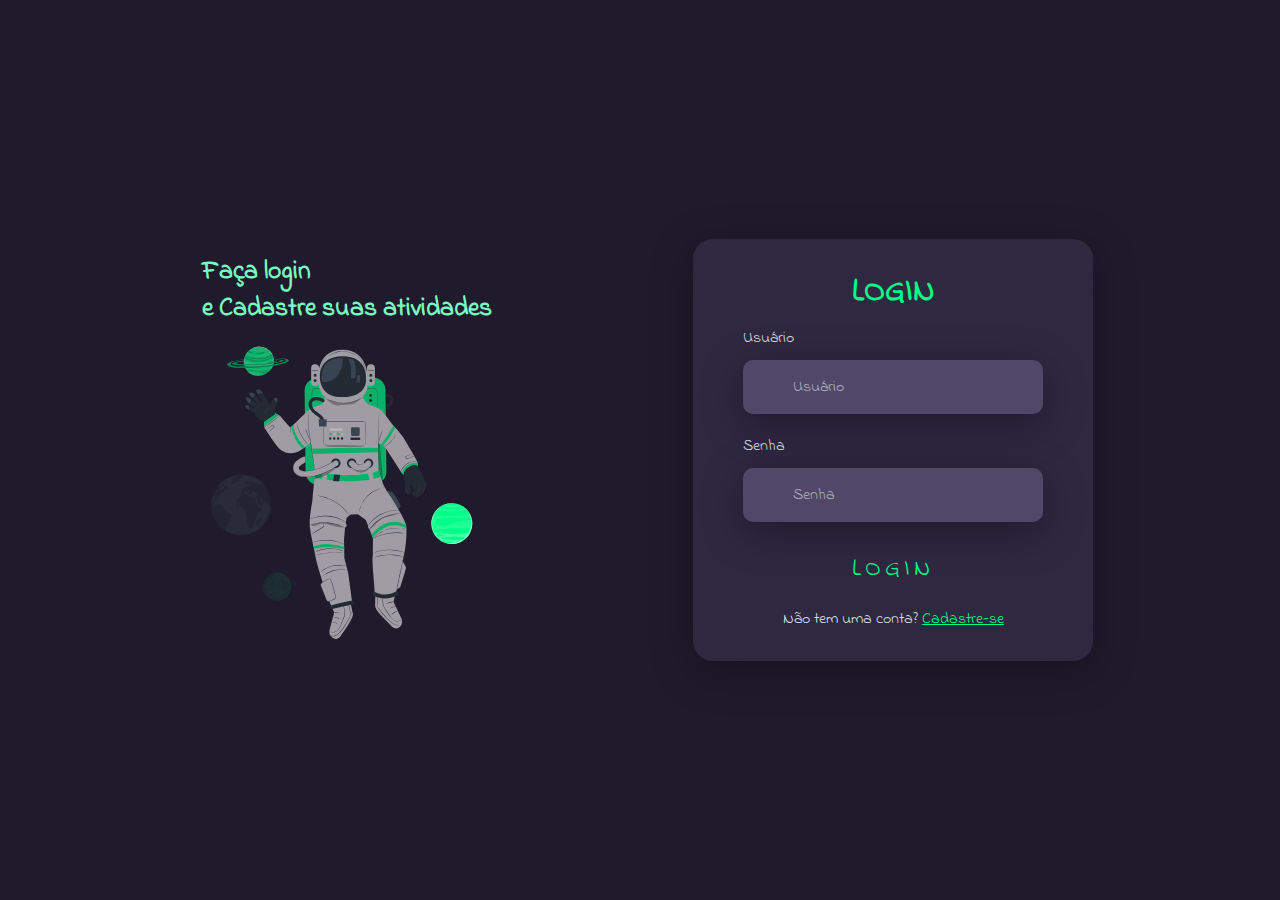
<file: index.html>
<!DOCTYPE html>
<html lang="pt-br">
<head>
    <meta charset="UTF-8">
    <meta http-equiv="X-UA-Compatible" content="IE=edge">
    <meta name="viewport" content="width=device-width, initial-scale=1.0">
    <title>Tela de login</title>
    <link rel="stylesheet" href="src/CSS/login/login.css">

    <link rel="preconnect" href="https://fonts.googleapis.com">
    
</head>
<body>

    <div class="main-login">

        <div class="left-login">

            <h1>Faça login <br> e Cadastre suas atividades</h1>

            <img src="src/IMG/astronaut-suit-animate.svg" class="left-loin-image" alt="astronauta">

            

        </div>
        <div class="right-login">

            <div class="card-login">

                <h1>LOGIN</h1>

                <div id="msgError"></div>

                <div class="textfield">

                    <label id="labelUser" for="usuario">Usuário</label>
                    <input type="email" name="usuario" id="usuario" placeholder="Usuário">

                </div>
                <div class="textfield">

                    <label id="labelSenha" for="senha">Senha</label>
                    <input type="password" name="senha" id="senha" placeholder="Senha">

                </div>

                <a href="#" class="botao-neon"onclick="login()">

                    <span></span>
                    <span></span>
                    <span></span>
                    <span></span>
                    Login
                    
                </a>

                <p class="cadastro">Não tem uma conta? <a href="cadastro.html">Cadastre-se</a></p>

            </div>

        </div>

        

    </div>
    
    <script src="JS/login/login.js"></script>

</body>
</html>
</file>
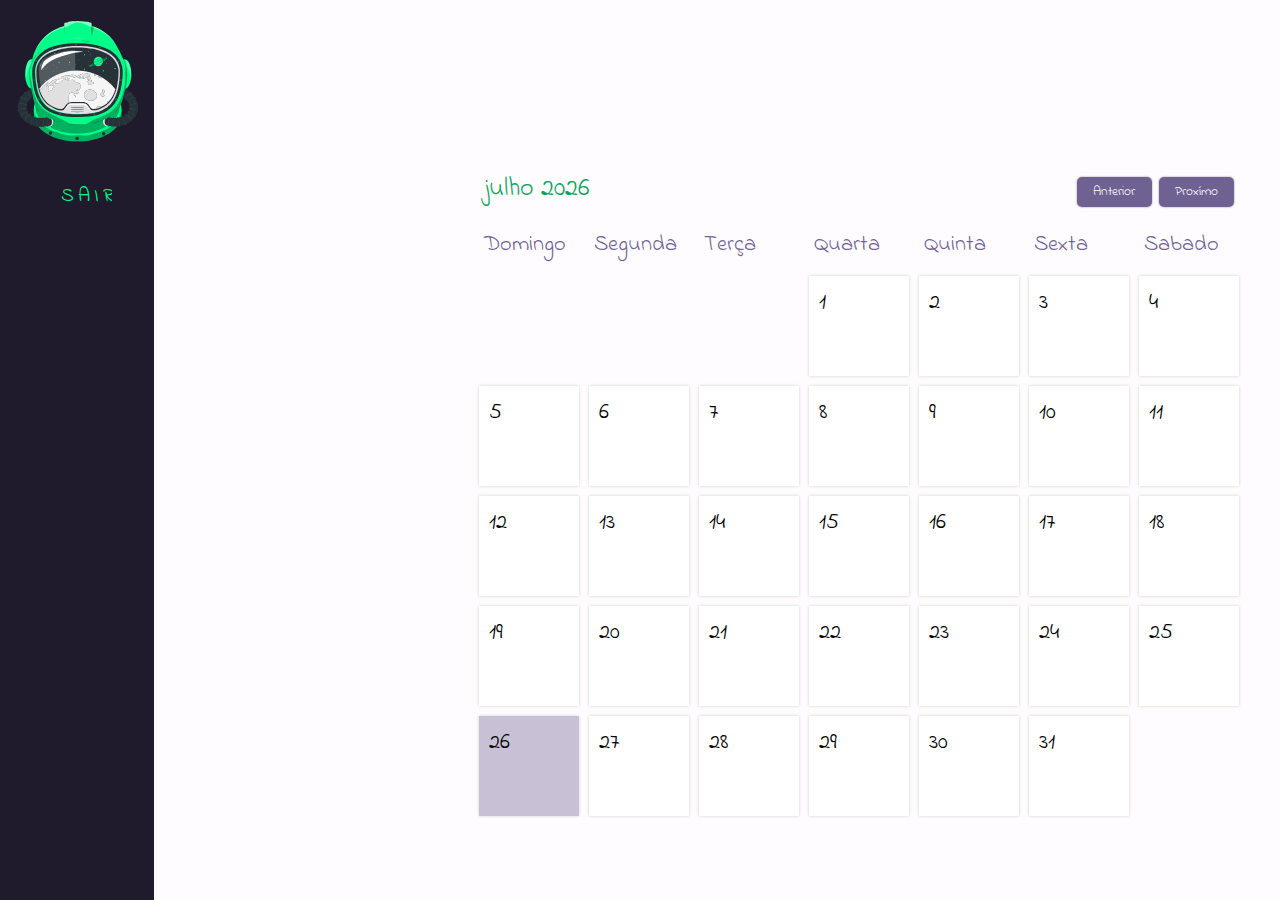
<file: atividades.html>
<!DOCTYPE html>
<html lang="pt-br">
<head>
    <meta charset="UTF-8">
    <meta http-equiv="X-UA-Compatible" content="IE=edge">
    <meta name="viewport" content="width=device-width, initial-scale=1.0">
    <title>Atividades</title>

    <link rel="stylesheet" href="src/CSS/atividades/atividades.css">
    <link rel="stylesheet" href="src/CSS/atividades/calendario.css">
    <link rel="stylesheet" href="src/CSS/atividades/relogio.css">
</head>
<body>

    <div class="container">

        <header id="cabecalho">

            <img src="src/IMG/astronaut-helmet-animate.svg" alt="capacete astronauta">
    
            <h1 id="logado" class="informacao-usuario"></h1>
    
            <a href="#" class="botao-neon"onclick="sair()">
    
                <span></span>
                <span></span>
                <span></span>
                <span></span>
                Sair
                
            </a>
    
        </header>
        
        <div id="container">

            <div id="header">

              <div id="monthDisplay"></div>

              <div>

                <button id="backButton">Anterior</button>

                <button id="nextButton">Proxímo</button>

              </div>

            </div>
      
            <div id="weekdays">

              <div>Domingo</div>

              <div>Segunda</div>

              <div>Terça</div>

              <div>Quarta</div>

              <div>Quinta</div>

              <div>Sexta</div>

              <div>Sabado</div>

            </div>
      
            <div id="calendar"></div>

        </div>
      
          <div id="newEventModal">

            <h2>Novo evento</h2>
      
            <input id="eventTitleInput" placeholder="Titulo do evento" />
      
            <button id="saveButton">Salvar</button>

            <button id="cancelButton">Cancelar</button>

          </div>
      
          <div id="deleteEventModal">

            <h2>Evento</h2>
      
            <p id="eventText"></p>
      
            <button id="deleteButton">Deletar</button>

            <button id="closeButton">Fechar</button>

          </div>
      
          <div id="modalBackDrop"></div>

          <div id="clock">

            <div id="time">

              <div><span id="hour">00</span><span>Horas</span></div>

              <div><span id="minutes">00</span><span>Minutos</span></div>

              <div><span id="seconds">00</span><span>Segundos</span></div>

            </div>

          </div>

    </div>

    
    
    <script src="JS/atividade.js/atividades.js"></script>
    <script src="JS/atividade.js/calendario.js"></script>
    <script src="JS/atividade.js/relogio.js"></script>
</body>
</html>
</file>
<file: src/CSS/login/login.css>
@import url('https://fonts.googleapis.com/css2?family=Indie+Flower&display=swap');


*{

    margin: 0;

    font-family: 'Indie Flower', cursive;


}

body{

    background-color: #201b2c;

}

.main-login{

    width: 100vw;

    height: 100vh;

    display: flex;

    justify-content: space-evenly;

    align-items: center;

    

}

.left-login{

    width: 25vw;

    height: 100vh;

    display: flex;

    justify-content: center;

    align-items: center;

    flex-direction: column;

    

}

.left-login h1{

    font-size: 2vw;

    color: #77ffc0;

}

.right-login{

    min-width: 400px;

    max-width: 450px;

    height: 100vh;

    display: flex;

    justify-content: center;

    align-items: center;

}

.card-login{

    width: 100%;

    display: flex;

    justify-content: center;

    align-items: center;

    flex-direction: column;

    padding: 30px 50px;

    background-color: #2f2841;

    border-radius: 20px;

    box-shadow: 0px 10px 40px #00000056;

    box-sizing: border-box;

}

.card-login h1{

    color: #00ff88;

    animation: topBounce 5s linear infinite;

}

@keyframes topBounce{

    0%,100%{

        transform: translateY(0);

    }

    50%{

        transform: translateY(20%);

    }

}



.textfield{

    width: 100%;

    display: flex;

    flex-direction: column;

    align-items: flex-start;

    justify-content: center;

    margin: 10px 0px;

}

.textfield input{

    width: 100%;

    border: none;

    border-radius: 10px;

    padding: 15px 50px;

    background-color: #514869;

    color: #f0ffffde;

    font-size: 12pt;

    box-shadow: 0px 10px 40px #00000056;

    outline: none;

    box-sizing: border-box;


}

.textfield label{

    color: #f0ffffde;

    margin-bottom: 10px;

}

.textfield input::placeholder{

    color: #f0ffff94;

}

.btn-login{

    width: 100%;

    padding: 16px 0px;

    margin: 25px;

    border: none;

    border-radius: 8px;

    outline: none;

    text-transform: uppercase;

    font-weight: 800;

    letter-spacing: 3px;

    color: #2b134b;

    background-color: #00ff88;

    cursor: pointer;

    box-shadow: 0px 10px 40px -12px #00ff8052;

}

.cadastro{

    color: #f0ffffde;

}

.cadastro a{

    color: #00ff88;

    box-shadow: 0px 10px 40px -12px #00ff8052;

    transition: 1s;
}

.cadastro a:hover{

    color: #255784;

    transition: 1s;

}

@media(max-width:800px){
    
    .main-login{

        flex-direction: column;

    }

    .left-login{

        width: 60%;

        height: auto;

    }

    .left-login h1{

        display: none;

        

    }

    .right-login{


        height: auto;

    }

}

.botao-neon{

    position: relative;

    display: inline-block;

    padding: 10px 20px;

    color: #00ff88;

    text-transform: uppercase;

    letter-spacing: 4px;

    text-decoration: none;

    font-size: 24px;

    overflow: hidden;

    transition: 0.2s;

    width: 80%;

    text-align: center;

    margin: 10px 0;

}

.botao-neon:hover{

    color: #255784;

    background-color: #00ff88;

    box-shadow: 0 0 10px #00ff88, 0 0 40px #00ff88,0 0 80px #00ff88;

    transition-delay: 1s;

}


.botao-neon span{

    position: absolute;

    display: block;

}

.botao-neon span:nth-child(1){

    top: 0;

    left: -100%;

    width: 100%;

    height: 2px;

    background: linear-gradient(90deg, transparent,#00ff88);

}

.botao-neon:hover span:nth-child(1){

    left: 100%;

    transition: 1s;

}

.botao-neon span:nth-child(3){

    bottom: 0;

    right: -100%;

    width: 100%;

    height: 2px;

    background: linear-gradient(270deg, transparent,#00ff88);

}

.botao-neon:hover span:nth-child(3){

    right: 100%;

    transition: 1s;

    transition-delay: 0.5s;

}

.botao-neon span:nth-child(2){

    top: -100%;

    right: 0;

    width: 2px;

    height: 100%;

    background: linear-gradient(180deg, transparent,#00ff88);

}

.botao-neon:hover span:nth-child(2){

    top: 100%;

    transition: 1s;

    transition-delay: 0.25s;

}

.botao-neon span:nth-child(4){

    bottom: -100%;

    left: 0;

    width: 2px;

    height: 100%;

    background: linear-gradient(360deg, transparent,#00ff88);

}

.botao-neon:hover span:nth-child(4){

    bottom: 100%;

    transition: 1s;

    transition-delay: 0.75s;

}

#msgError{

    text-align: center;

    color: red;

    padding: 10px;

    display: none;

}
</file>
<file: src/CSS/atividades/atividades.css>
@import url('https://fonts.googleapis.com/css2?family=Indie+Flower&display=swap');

*{

    margin: 0;

    font-family: 'Indie Flower', cursive;

}

.container{

    display: flex;

   

}


#cabecalho{

    width: 12vw;

    height: 100vh;

    background-color: #201b2c;

    text-align: center;

}

.informacao-usuario{

    color: #f0ffffde;

}


.botao-neon{

    position: relative;

    display: inline-block;

    padding: 10px 20px;

    color: #00ff88;

    text-transform: uppercase;

    letter-spacing: 4px;

    text-decoration: none;

    font-size: 20px;

    overflow: hidden;

    transition: 0.2s;

    width: 20%;

    text-align: center;

    margin: 10px 0;

}

.botao-neon:hover{

    color: #255784;

    background-color: #00ff88;

    box-shadow: 0 0 10px #00ff88, 0 0 40px #00ff88,0 0 80px #00ff88;

    transition-delay: 1s;

}


.botao-neon span{

    position: absolute;

    display: block;

}

.botao-neon span:nth-child(1){

    top: 0;

    left: -100%;

    width: 100%;

    height: 2px;

    background: linear-gradient(90deg, transparent,#00ff88);

}

.botao-neon:hover span:nth-child(1){

    left: 100%;

    transition: 1s;

}

.botao-neon span:nth-child(3){

    bottom: 0;

    right: -100%;

    width: 100%;

    height: 2px;

    background: linear-gradient(270deg, transparent,#00ff88);

}

.botao-neon:hover span:nth-child(3){

    right: 100%;

    transition: 1s;

    transition-delay: 0.5s;

}

.botao-neon span:nth-child(2){

    top: -100%;

    right: 0;

    width: 2px;

    height: 100%;

    background: linear-gradient(180deg, transparent,#00ff88);

}

.botao-neon:hover span:nth-child(2){

    top: 100%;

    transition: 1s;

    transition-delay: 0.25s;

}

.botao-neon span:nth-child(4){

    bottom: -100%;

    left: 0;

    width: 2px;

    height: 100%;

    background: linear-gradient(360deg, transparent,#00ff88);

}

.botao-neon:hover span:nth-child(4){

    bottom: 100%;

    transition: 1s;

    transition-delay: 0.75s;

}
</file>
<file: src/CSS/atividades/calendario.css>
body {

    display: flex;

    background-color: #FFFCFF;

  }
  button {
    width: 75px;

    cursor: pointer;

    box-shadow: 0px 0px 2px gray;

    border: none;

    outline: none;

    padding: 5px;

    border-radius: 5px;

    color: white;

  }
  
  #header {

    padding: 10px;

    color: #0ca15c;

    font-size: 26px;

    font-family: sans-serif;

    display: flex;

    justify-content: space-between;

  }
  #header button {

    background-color:#55457ed8;

  }
  #container {

    width: 770px;

    margin: 10rem 0 0 20rem;

    font-size: 1.4rem;

    
  }
  #weekdays {

    width: 100%;

    display: flex;

    color: #55457ed8;

  }
  #weekdays div {

    width: 100px;

    padding: 10px;

  }
  #calendar {

    width: 100%;

    margin: auto;

    display: flex;

    flex-wrap: wrap;

  }
  .day {

    width: 100px;

    padding: 10px;

    height: 100px;

    cursor: pointer;

    box-sizing: border-box;

    background-color: white;

    margin: 5px;

    box-shadow: 0px 0px 3px #CBD4C2;

    display: flex;

    flex-direction: column;

    justify-content: space-between;

  }
  .day:hover {

    background-color: #e8faed;

  }
  
  .day + #currentDay {

    background-color:#55457e52;
    
  }
  .event {

    font-size: 10px;

    padding: 3px;

    background-color: #2f2841;

    color: white;

    border-radius: 5px;

    max-height: 55px;

    overflow: hidden;

  }
  .padding {

    cursor: default !important;

    background-color: #FFFCFF !important;

    box-shadow: none !important;

  }
  #newEventModal, #deleteEventModal {

    display: none;

    z-index: 20;

    padding: 25px;

    background-color: #55457ece;

    box-shadow: 0px 0px 3px black;

    border-radius: 5px;

    width: 350px;

    top: 100px;

    left: calc(50% - 175px);

    position: absolute;

    font-family: sans-serif;
     
  }
  #eventTitleInput {

    padding: 10px;

    width: 100%;

    box-sizing: border-box;

    margin-bottom: 25px;

    border-radius: 3px;

    outline: none;

    border: none;

    box-shadow: 0px 0px 3px gray;
     
  }
  #eventTitleInput.error {

    border: 2px solid red;

  }
  #cancelButton, #deleteButton {

    background-color: #d36c6c;

  }
  #saveButton, #closeButton {

    background-color: #2f2841;

  }
  #eventText {

    font-size: 14px;

  }
  #modalBackDrop {

    display: none;

    top: 0px;

    left: 0px;

    z-index: 10;

    width: 100vw;

    height: 100vh;

    position: absolute;

    background-color: rgba(0,0,0,0.8);

  }
</file>
<file: src/CSS/atividades/relogio.css>
#clock{

    margin: 20rem;

}
#clock h2{

    position: relative;

    display: block;

    color: #fff;

    text-align: center;

    margin: 10px 0;

    font-weight: 700;

    text-transform: uppercase;

    letter-spacing: 0.4em;

    font-size: 0.8em;

}
#clock #time{

    display: flex;

}
#clock #time div{

    position: relative;

    margin: 0 5px;
     
    -webkit-box-reflect: below 1px linear-gradient(transparent,#201b2c);

}
#clock #time div span{

    position: relative;
     
    display: block;

    width: 200px;

    height: 200px;

    background: #201b2c;

    color: #fff;

    font-weight: 300;

    display: flex;

    justify-content: center;

    align-items: center;

    font-size: 3em;

    z-index: 10;

    box-shadow: 0 0 0 1px rgba(0, 0, 0,.2);

    color: #00ff88;

}
#clock #time div span:nth-child(2){

    height: 30px;

    font-size: 0.7em;

    letter-spacing: 0.2em;

    font-weight: 500;

    z-index: 9;

    box-shadow: none;

    background: #2f2841;

    text-transform: uppercase;

}
#clock #time div:last-child span{

    background: #201b2c;

}
#clock #time div:last-child span:nth-child(2){

    background: #2f2841;
    
}
</file>
